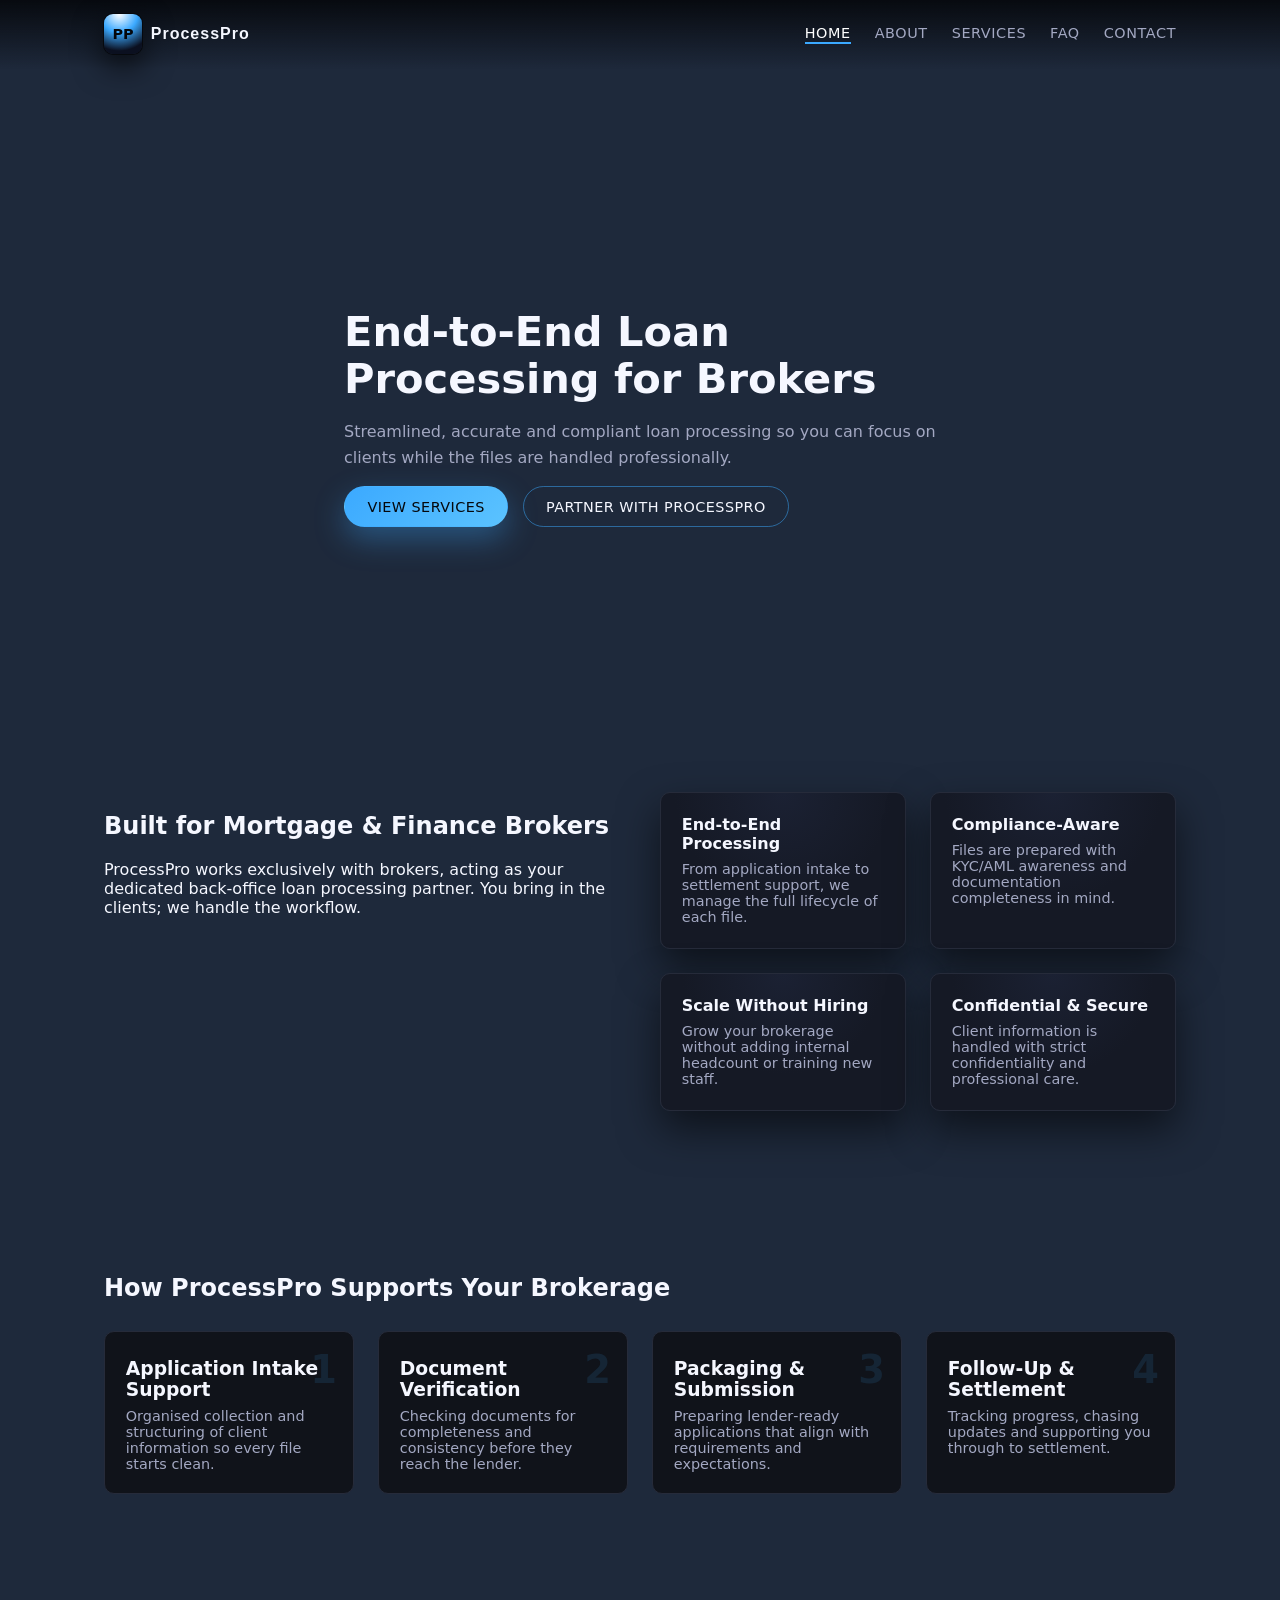
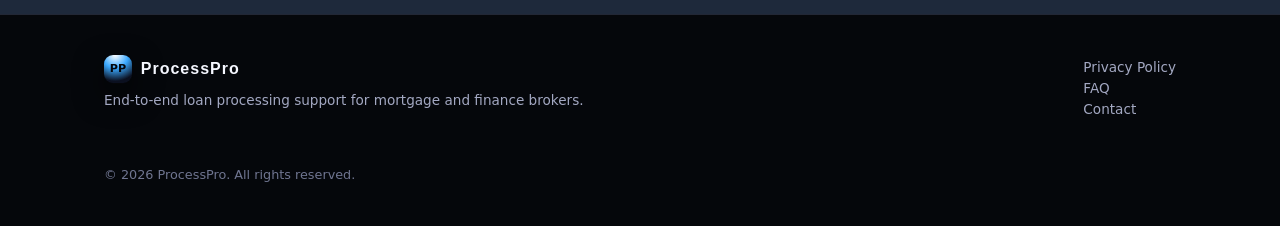
<file: index.html>
<!DOCTYPE html>
<html lang="en">
<head>
  <meta charset="UTF-8">
  <title>ProcessPro | Loan Processing for Brokers</title>
  <meta name="viewport" content="width=device-width, initial-scale=1.0">
  <link rel="stylesheet" href="assets/css/style.css">
</head>
<body>
<header class="site-header transparent">
  <div class="container nav-container">
    <div class="logo">
      <span class="logo-mark">PP</span>
      <span class="logo-text">ProcessPro</span>
    </div>
    <nav class="nav">
      <a href="index.html" class="active">Home</a>
      <a href="about.html">About</a>
      <a href="services.html">Services</a>
      <a href="faq.html">FAQ</a>
      <a href="contact.html">Contact</a>
    </nav>
  </div>
</header>

<main>
  <section class="hero section fade-in">
    <div class="container hero-content">
      <h1>End‑to‑End Loan Processing for Brokers</h1>
      <p>Streamlined, accurate and compliant loan processing so you can focus on clients while the files are handled professionally.</p>
      <div class="hero-actions">
        <a href="services.html" class="btn primary">View Services</a>
        <a href="contact.html" class="btn ghost">Partner With ProcessPro</a>
      </div>
    </div>
  </section>

  <section class="section fade-in">
    <div class="container two-col">
      <div>
        <h2>Built for Mortgage & Finance Brokers</h2>
        <p>ProcessPro works exclusively with brokers, acting as your dedicated back‑office loan processing partner. You bring in the clients; we handle the workflow.</p>
      </div>
      <div class="card-grid">
        <div class="card">
          <h3>End‑to‑End Processing</h3>
          <p>From application intake to settlement support, we manage the full lifecycle of each file.</p>
        </div>
        <div class="card">
          <h3>Compliance‑Aware</h3>
          <p>Files are prepared with KYC/AML awareness and documentation completeness in mind.</p>
        </div>
        <div class="card">
          <h3>Scale Without Hiring</h3>
          <p>Grow your brokerage without adding internal headcount or training new staff.</p>
        </div>
        <div class="card">
          <h3>Confidential & Secure</h3>
          <p>Client information is handled with strict confidentiality and professional care.</p>
        </div>
      </div>
    </div>
  </section>

  <section class="section fade-in">
    <div class="container">
      <h2>How ProcessPro Supports Your Brokerage</h2>
      <div class="steps">
        <div class="step">
          <span class="step-number">1</span>
          <h3>Application Intake Support</h3>
          <p>Organised collection and structuring of client information so every file starts clean.</p>
        </div>
        <div class="step">
          <span class="step-number">2</span>
          <h3>Document Verification</h3>
          <p>Checking documents for completeness and consistency before they reach the lender.</p>
        </div>
        <div class="step">
          <span class="step-number">3</span>
          <h3>Packaging & Submission</h3>
          <p>Preparing lender‑ready applications that align with requirements and expectations.</p>
        </div>
        <div class="step">
          <span class="step-number">4</span>
          <h3>Follow‑Up & Settlement</h3>
          <p>Tracking progress, chasing updates and supporting you through to settlement.</p>
        </div>
      </div>
    </div>
  </section>
</main>

<footer class="site-footer">
  <div class="container footer-content">
    <div class="footer-left">
      <div class="logo footer-logo">
        <span class="logo-mark">PP</span>
        <span class="logo-text">ProcessPro</span>
      </div>
      <p>End‑to‑end loan processing support for mortgage and finance brokers.</p>
    </div>
    <div class="footer-links">
      <a href="privacy.html">Privacy Policy</a>
      <a href="faq.html">FAQ</a>
      <a href="contact.html">Contact</a>
    </div>
    <div class="footer-meta">
      <p>&copy; <span id="year"></span> ProcessPro. All rights reserved.</p>
    </div>
  </div>
</footer>

<script>
  // Solid nav on scroll
  const header = document.querySelector('.site-header');
  window.addEventListener('scroll', () => {
    if (window.scrollY > 40) {
      header.classList.add('solid');
    } else {
      header.classList.remove('solid');
    }
  });

  // Set year
  document.getElementById('year').textContent = new Date().getFullYear();

  // Fade-in on scroll
  const faders = document.querySelectorAll('.fade-in');
  const observer = new IntersectionObserver(entries => {
    entries.forEach(entry => {
      if (entry.isIntersecting) {
        entry.target.classList.add('visible');
        observer.unobserve(entry.target);
      }
    });
  }, { threshold: 0.2 });

  faders.forEach(el => observer.observe(el));
</script>
</body>
</html>
</file>
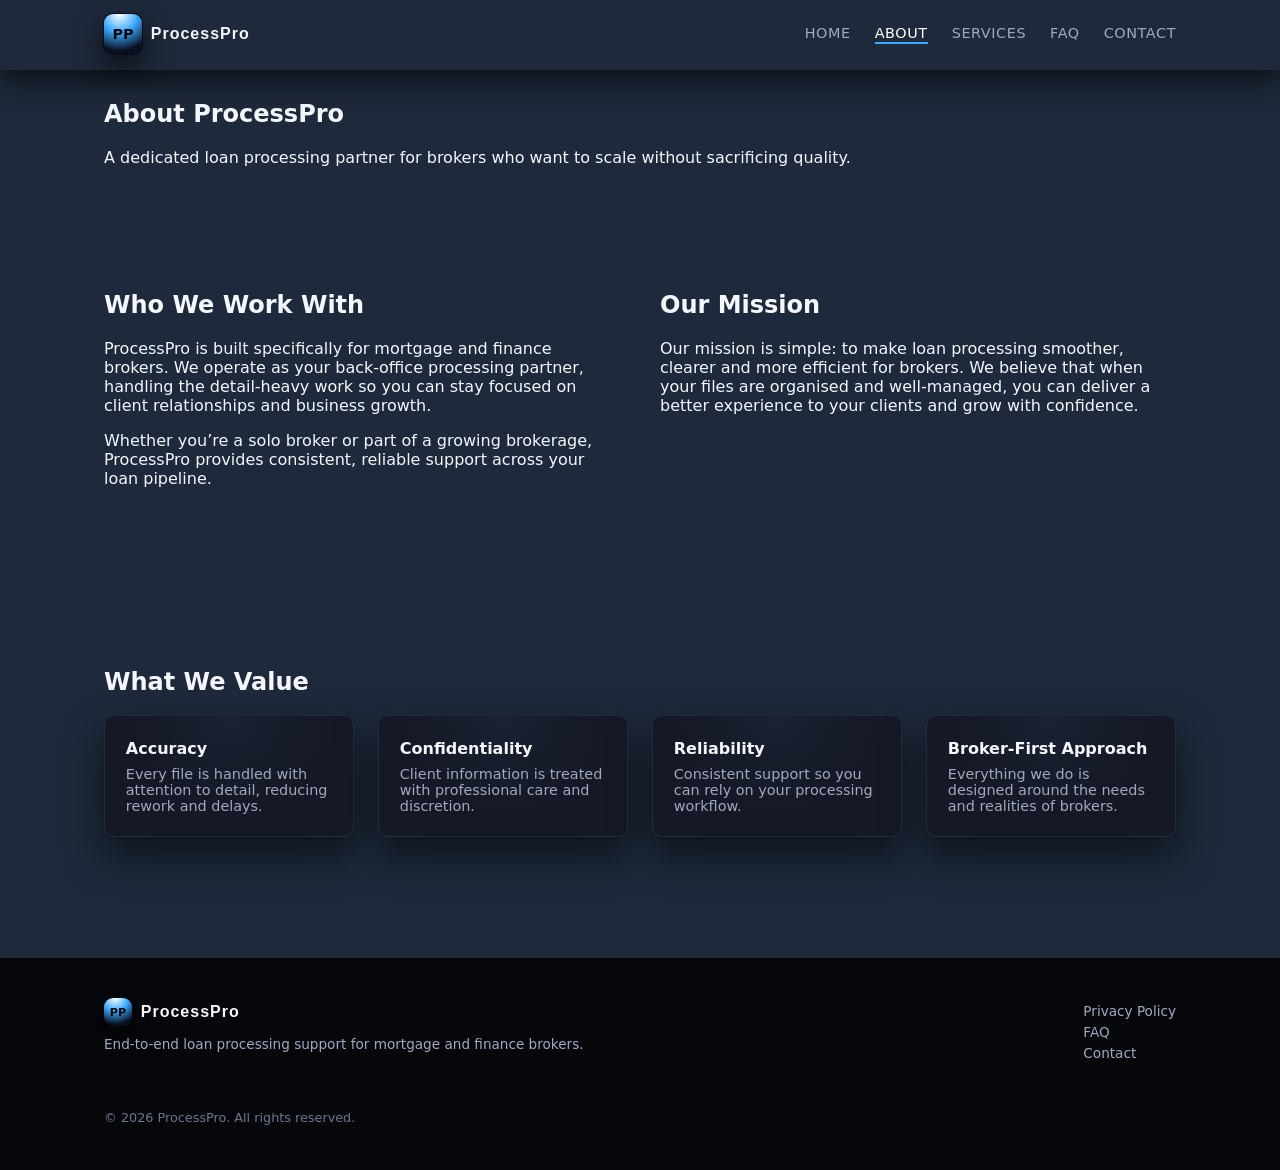
<file: about.html>
<!DOCTYPE html>
<html lang="en">
<head>
  <meta charset="UTF-8">
  <title>About | ProcessPro</title>
  <meta name="viewport" content="width=device-width, initial-scale=1.0">
  <link rel="stylesheet" href="assets/css/style.css">
</head>
<body>
<header class="site-header solid">
  <div class="container nav-container">
    <div class="logo">
      <span class="logo-mark">PP</span>
      <span class="logo-text">ProcessPro</span>
    </div>
    <nav class="nav">
      <a href="index.html">Home</a>
      <a href="about.html" class="active">About</a>
      <a href="services.html">Services</a>
      <a href="faq.html">FAQ</a>
      <a href="contact.html">Contact</a>
    </nav>
  </div>
</header>

<main>
  <section class="page-hero section fade-in">
    <div class="container">
      <h1>About ProcessPro</h1>
      <p>A dedicated loan processing partner for brokers who want to scale without sacrificing quality.</p>
    </div>
  </section>

  <section class="section fade-in">
    <div class="container two-col">
      <div>
        <h2>Who We Work With</h2>
        <p>ProcessPro is built specifically for mortgage and finance brokers. We operate as your back‑office processing partner, handling the detail‑heavy work so you can stay focused on client relationships and business growth.</p>
        <p>Whether you’re a solo broker or part of a growing brokerage, ProcessPro provides consistent, reliable support across your loan pipeline.</p>
      </div>
      <div>
        <h2>Our Mission</h2>
        <p>Our mission is simple: to make loan processing smoother, clearer and more efficient for brokers. We believe that when your files are organised and well‑managed, you can deliver a better experience to your clients and grow with confidence.</p>
      </div>
    </div>
  </section>

  <section class="section fade-in">
    <div class="container">
      <h2>What We Value</h2>
      <div class="card-grid">
        <div class="card">
          <h3>Accuracy</h3>
          <p>Every file is handled with attention to detail, reducing rework and delays.</p>
        </div>
        <div class="card">
          <h3>Confidentiality</h3>
          <p>Client information is treated with professional care and discretion.</p>
        </div>
        <div class="card">
          <h3>Reliability</h3>
          <p>Consistent support so you can rely on your processing workflow.</p>
        </div>
        <div class="card">
          <h3>Broker‑First Approach</h3>
          <p>Everything we do is designed around the needs and realities of brokers.</p>
        </div>
      </div>
    </div>
  </section>
</main>

<footer class="site-footer">
  <div class="container footer-content">
    <div class="footer-left">
      <div class="logo footer-logo">
        <span class="logo-mark">PP</span>
        <span class="logo-text">ProcessPro</span>
      </div>
      <p>End‑to‑end loan processing support for mortgage and finance brokers.</p>
    </div>
    <div class="footer-links">
      <a href="privacy.html">Privacy Policy</a>
      <a href="faq.html">FAQ</a>
      <a href="contact.html">Contact</a>
    </div>
    <div class="footer-meta">
      <p>&copy; <span id="year"></span> ProcessPro. All rights reserved.</p>
    </div>
  </div>
</footer>

<script>
  document.getElementById('year').textContent = new Date().getFullYear();
  const faders = document.querySelectorAll('.fade-in');
  const observer = new IntersectionObserver(entries => {
    entries.forEach(entry => {
      if (entry.isIntersecting) {
        entry.target.classList.add('visible');
        observer.unobserve(entry.target);
      }
    });
  }, { threshold: 0.2 });
  faders.forEach(el => observer.observe(el));
</script>
</body>
</html>
</file>
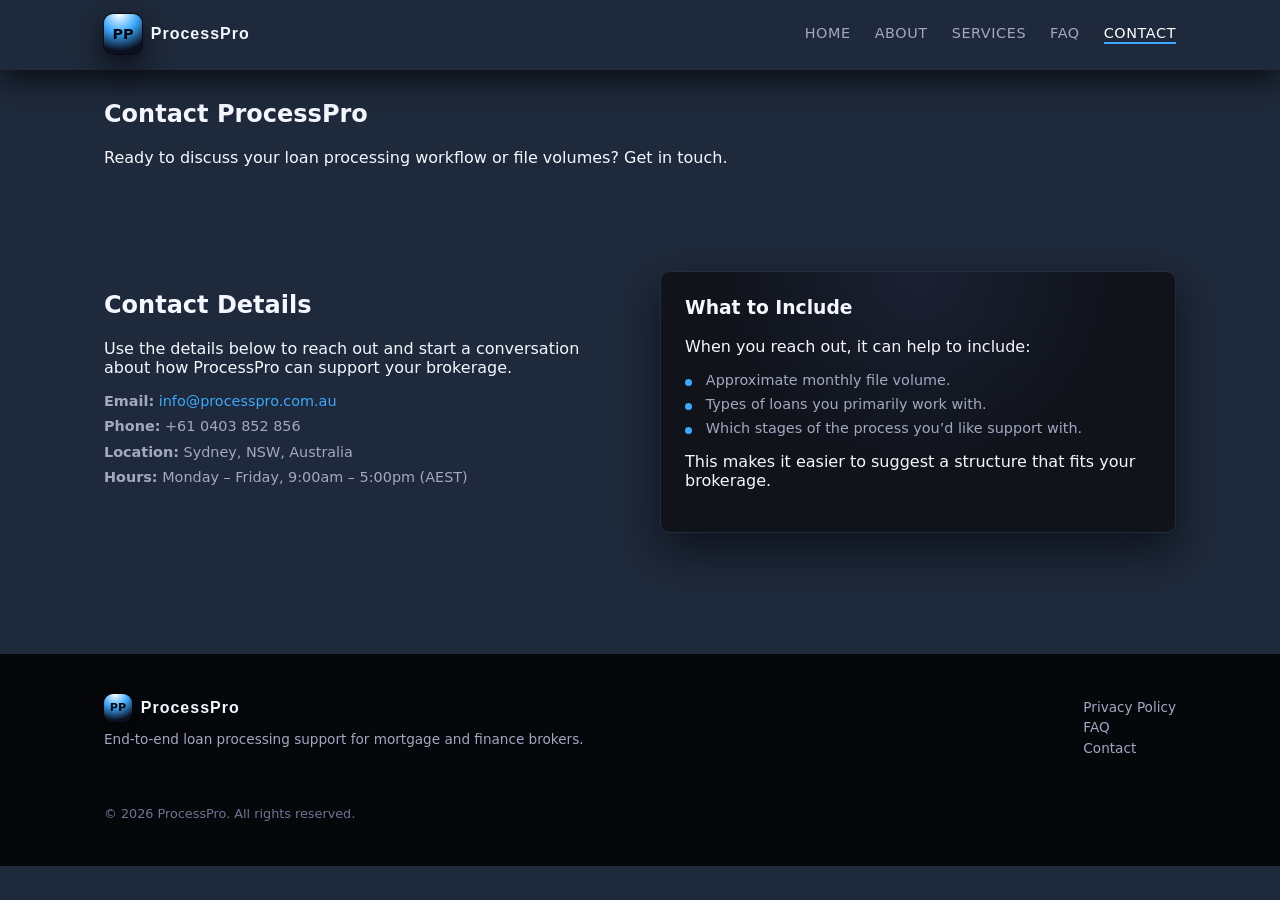
<file: contact.html>
<!DOCTYPE html>
<html lang="en">
<head>
  <meta charset="UTF-8">
  <title>Contact | ProcessPro</title>
  <meta name="viewport" content="width=device-width, initial-scale=1.0">
  <link rel="stylesheet" href="assets/css/style.css">
</head>
<body>
<header class="site-header solid">
  <div class="container nav-container">
    <div class="logo">
      <span class="logo-mark">PP</span>
      <span class="logo-text">ProcessPro</span>
    </div>
    <nav class="nav">
      <a href="index.html">Home</a>
      <a href="about.html">About</a>
      <a href="services.html">Services</a>
      <a href="faq.html">FAQ</a>
      <a href="contact.html" class="active">Contact</a>
    </nav>
  </div>
</header>

<main>
  <section class="page-hero section fade-in">
    <div class="container">
      <h1>Contact ProcessPro</h1>
      <p>Ready to discuss your loan processing workflow or file volumes? Get in touch.</p>
    </div>
  </section>

  <section class="section fade-in">
    <div class="container two-col contact-layout">
      <div>
        <h2>Contact Details</h2>
        <p>Use the details below to reach out and start a conversation about how ProcessPro can support your brokerage.</p>
        <ul class="contact-list">
          <li><strong>Email:</strong> <a href="mailto:info@processpro.com">info@processpro.com.au</a></li>
          <li><strong>Phone:</strong> <span>+61 0403 852 856</span></li>
          <li><strong>Location:</strong> Sydney, NSW, Australia</li>
          <li><strong>Hours:</strong> Monday – Friday, 9:00am – 5:00pm (AEST)</li>
        </ul>
      </div>
      <div class="highlight-box">
        <h3>What to Include</h3>
        <p>When you reach out, it can help to include:</p>
        <ul class="list">
          <li>Approximate monthly file volume.</li>
          <li>Types of loans you primarily work with.</li>
          <li>Which stages of the process you’d like support with.</li>
        </ul>
        <p>This makes it easier to suggest a structure that fits your brokerage.</p>
      </div>
    </div>
  </section>
</main>

<footer class="site-footer">
  <div class="container footer-content">
    <div class="footer-left">
      <div class="logo footer-logo">
        <span class="logo-mark">PP</span>
        <span class="logo-text">ProcessPro</span>
      </div>
      <p>End‑to‑end loan processing support for mortgage and finance brokers.</p>
    </div>
    <div class="footer-links">
      <a href="privacy.html">Privacy Policy</a>
      <a href="faq.html">FAQ</a>
      <a href="contact.html">Contact</a>
    </div>
    <div class="footer-meta">
      <p>&copy; <span id="year"></span> ProcessPro. All rights reserved.</p>
    </div>
  </div>
</footer>

<script>
  document.getElementById('year').textContent = new Date().getFullYear();
  const faders = document.querySelectorAll('.fade-in');
  const observer = new IntersectionObserver(entries => {
    entries.forEach(entry => {
      if (entry.isIntersecting) {
        entry.target.classList.add('visible');
        observer.unobserve(entry.target);
      }
    });
  }, { threshold: 0.2 });
  faders.forEach(el => observer.observe(el));
</script>
</body>
</html>
</file>
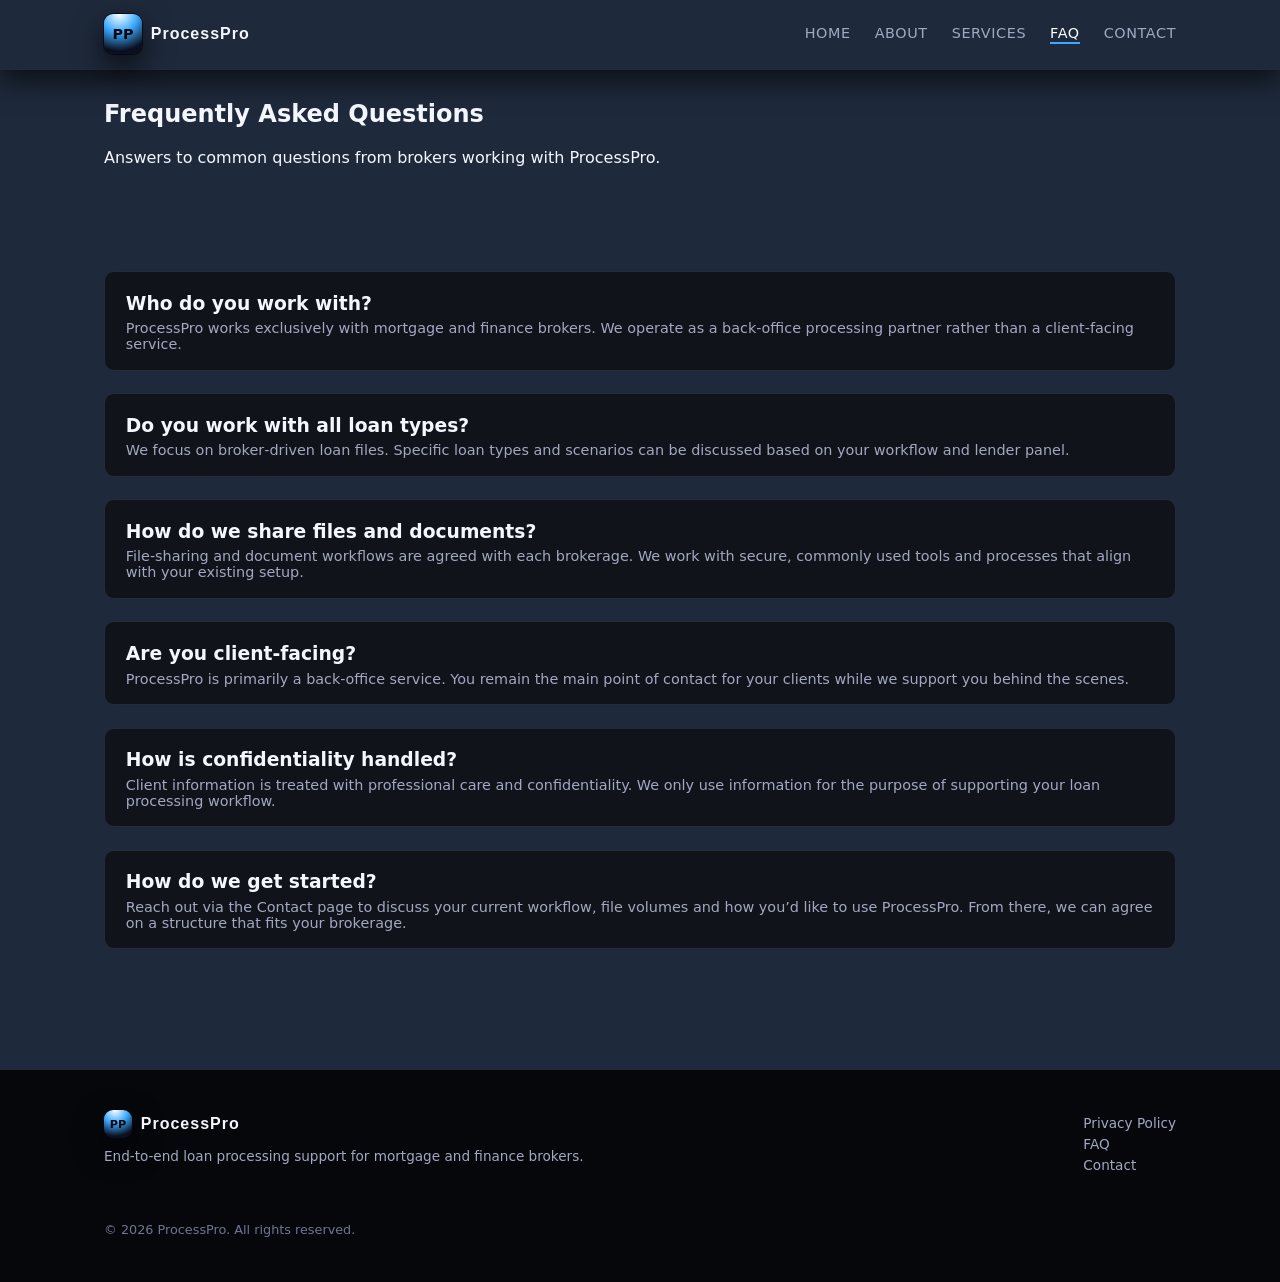
<file: faq.html>
<!DOCTYPE html>
<html lang="en">
<head>
  <meta charset="UTF-8">
  <title>FAQ | ProcessPro</title>
  <meta name="viewport" content="width=device-width, initial-scale=1.0">
  <link rel="stylesheet" href="assets/css/style.css">
</head>
<body>
<header class="site-header solid">
  <div class="container nav-container">
    <div class="logo">
      <span class="logo-mark">PP</span>
      <span class="logo-text">ProcessPro</span>
    </div>
    <nav class="nav">
      <a href="index.html">Home</a>
      <a href="about.html">About</a>
      <a href="services.html">Services</a>
      <a href="faq.html" class="active">FAQ</a>
      <a href="contact.html">Contact</a>
    </nav>
  </div>
</header>

<main>
  <section class="page-hero section fade-in">
    <div class="container">
      <h1>Frequently Asked Questions</h1>
      <p>Answers to common questions from brokers working with ProcessPro.</p>
    </div>
  </section>

  <section class="section fade-in">
    <div class="container faq-list">
      <div class="faq-item">
        <h3>Who do you work with?</h3>
        <p>ProcessPro works exclusively with mortgage and finance brokers. We operate as a back‑office processing partner rather than a client‑facing service.</p>
      </div>
      <div class="faq-item">
        <h3>Do you work with all loan types?</h3>
        <p>We focus on broker‑driven loan files. Specific loan types and scenarios can be discussed based on your workflow and lender panel.</p>
      </div>
      <div class="faq-item">
        <h3>How do we share files and documents?</h3>
        <p>File‑sharing and document workflows are agreed with each brokerage. We work with secure, commonly used tools and processes that align with your existing setup.</p>
      </div>
      <div class="faq-item">
        <h3>Are you client‑facing?</h3>
        <p>ProcessPro is primarily a back‑office service. You remain the main point of contact for your clients while we support you behind the scenes.</p>
      </div>
      <div class="faq-item">
        <h3>How is confidentiality handled?</h3>
        <p>Client information is treated with professional care and confidentiality. We only use information for the purpose of supporting your loan processing workflow.</p>
      </div>
      <div class="faq-item">
        <h3>How do we get started?</h3>
        <p>Reach out via the Contact page to discuss your current workflow, file volumes and how you’d like to use ProcessPro. From there, we can agree on a structure that fits your brokerage.</p>
      </div>
    </div>
  </section>
</main>

<footer class="site-footer">
  <div class="container footer-content">
    <div class="footer-left">
      <div class="logo footer-logo">
        <span class="logo-mark">PP</span>
        <span class="logo-text">ProcessPro</span>
      </div>
      <p>End‑to‑end loan processing support for mortgage and finance brokers.</p>
    </div>
    <div class="footer-links">
      <a href="privacy.html">Privacy Policy</a>
      <a href="faq.html">FAQ</a>
      <a href="contact.html">Contact</a>
    </div>
    <div class="footer-meta">
      <p>&copy; <span id="year"></span> ProcessPro. All rights reserved.</p>
    </div>
  </div>
</footer>

<script>
  document.getElementById('year').textContent = new Date().getFullYear();
  const faders = document.querySelectorAll('.fade-in');
  const observer = new IntersectionObserver(entries => {
    entries.forEach(entry => {
      if (entry.isIntersecting) {
        entry.target.classList.add('visible');
        observer.unobserve(entry.target);
      }
    });
  }, { threshold: 0.2 });
  faders.forEach(el => observer.observe(el));
</script>
</body>
</html>
</file>
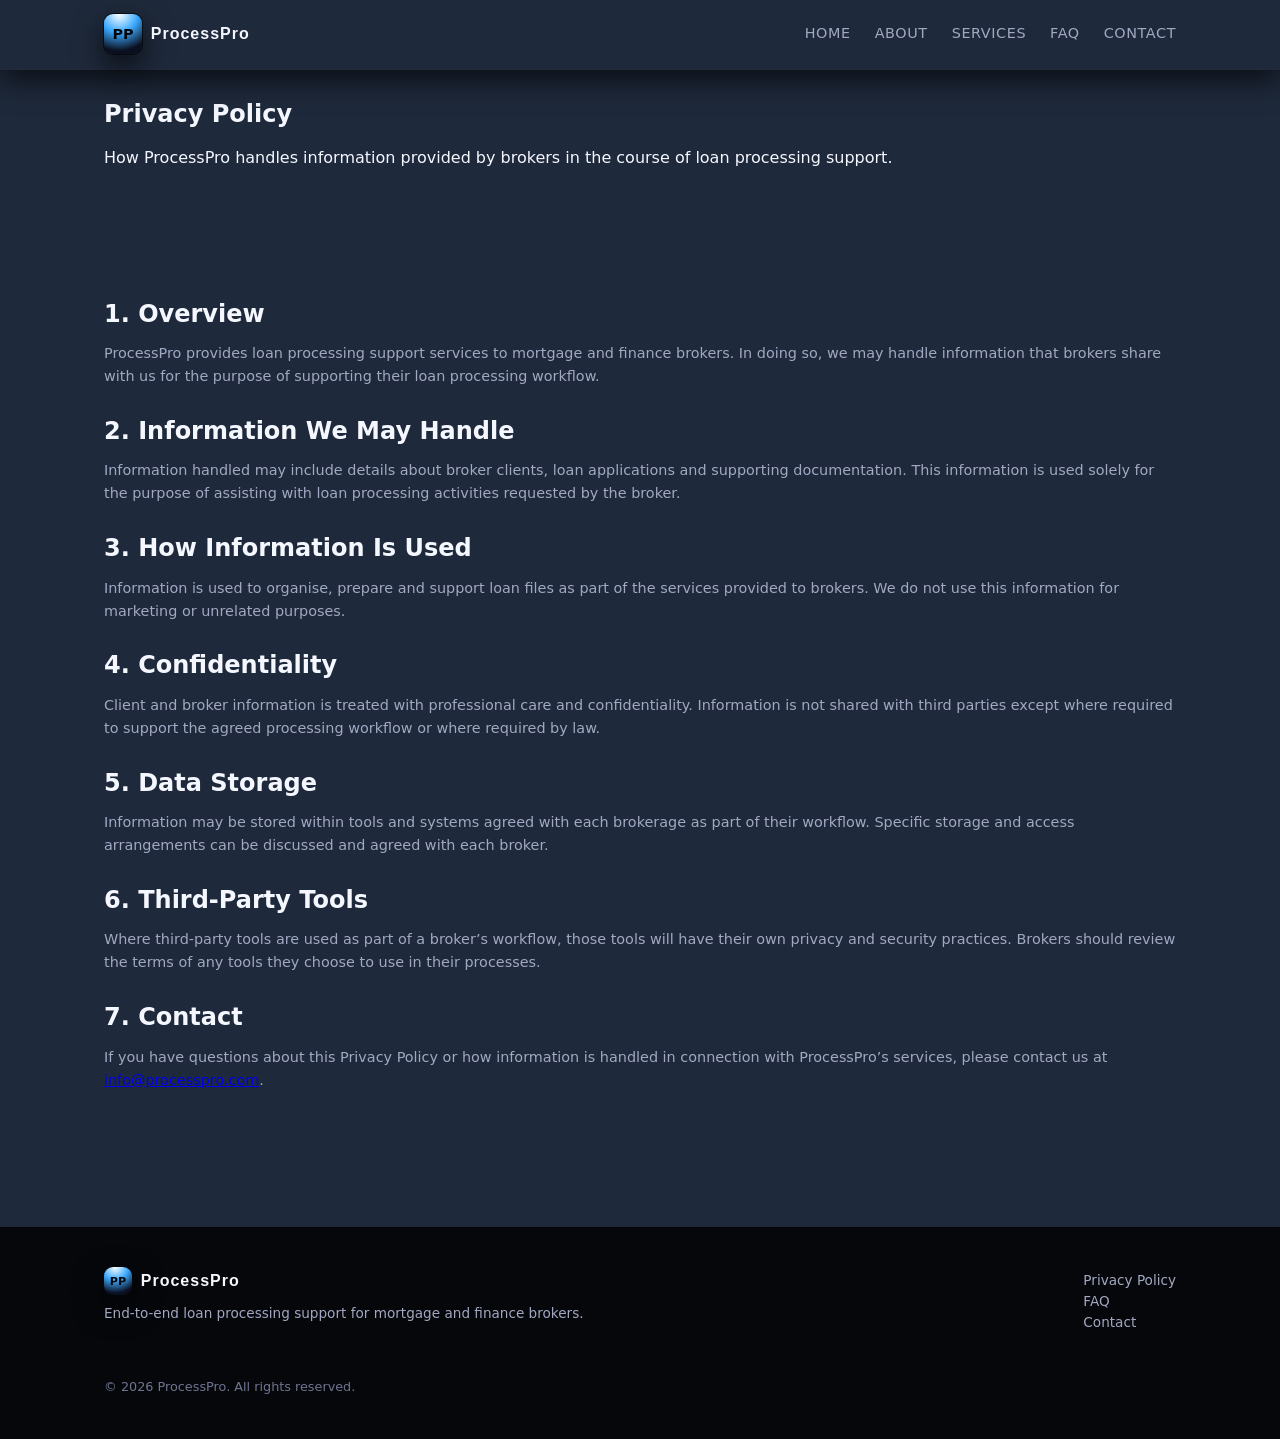
<file: privacy.html>
<!DOCTYPE html>
<html lang="en">
<head>
  <meta charset="UTF-8">
  <title>Privacy Policy | ProcessPro</title>
  <meta name="viewport" content="width=device-width, initial-scale=1.0">
  <link rel="stylesheet" href="assets/css/style.css">
</head>
<body>
<header class="site-header solid">
  <div class="container nav-container">
    <div class="logo">
      <span class="logo-mark">PP</span>
      <span class="logo-text">ProcessPro</span>
    </div>
    <nav class="nav">
      <a href="index.html">Home</a>
      <a href="about.html">About</a>
      <a href="services.html">Services</a>
      <a href="faq.html">FAQ</a>
      <a href="contact.html">Contact</a>
    </nav>
  </div>
</header>

<main>
  <section class="page-hero section fade-in">
    <div class="container">
      <h1>Privacy Policy</h1>
      <p>How ProcessPro handles information provided by brokers in the course of loan processing support.</p>
    </div>
  </section>

  <section class="section fade-in">
    <div class="container privacy-content">
      <h2>1. Overview</h2>
      <p>ProcessPro provides loan processing support services to mortgage and finance brokers. In doing so, we may handle information that brokers share with us for the purpose of supporting their loan processing workflow.</p>

      <h2>2. Information We May Handle</h2>
      <p>Information handled may include details about broker clients, loan applications and supporting documentation. This information is used solely for the purpose of assisting with loan processing activities requested by the broker.</p>

      <h2>3. How Information Is Used</h2>
      <p>Information is used to organise, prepare and support loan files as part of the services provided to brokers. We do not use this information for marketing or unrelated purposes.</p>

      <h2>4. Confidentiality</h2>
      <p>Client and broker information is treated with professional care and confidentiality. Information is not shared with third parties except where required to support the agreed processing workflow or where required by law.</p>

      <h2>5. Data Storage</h2>
      <p>Information may be stored within tools and systems agreed with each brokerage as part of their workflow. Specific storage and access arrangements can be discussed and agreed with each broker.</p>

      <h2>6. Third‑Party Tools</h2>
      <p>Where third‑party tools are used as part of a broker’s workflow, those tools will have their own privacy and security practices. Brokers should review the terms of any tools they choose to use in their processes.</p>

      <h2>7. Contact</h2>
      <p>If you have questions about this Privacy Policy or how information is handled in connection with ProcessPro’s services, please contact us at <a href="mailto:info@processpro.com">info@processpro.com</a>.</p>
    </div>
  </section>
</main>

<footer class="site-footer">
  <div class="container footer-content">
    <div class="footer-left">
      <div class="logo footer-logo">
        <span class="logo-mark">PP</span>
        <span class="logo-text">ProcessPro</span>
      </div>
      <p>End‑to‑end loan processing support for mortgage and finance brokers.</p>
    </div>
    <div class="footer-links">
      <a href="privacy.html">Privacy Policy</a>
      <a href="faq.html">FAQ</a>
      <a href="contact.html">Contact</a>
    </div>
    <div class="footer-meta">
      <p>&copy; <span id="year"></span> ProcessPro. All rights reserved.</p>
    </div>
  </div>
</footer>

<script>
  document.getElementById('year').textContent = new Date().getFullYear();
  const faders = document.querySelectorAll('.fade-in');
  const observer = new IntersectionObserver(entries => {
    entries.forEach(entry => {
      if (entry.isIntersecting) {
        entry.target.classList.add('visible');
        observer.unobserve(entry.target);
      }
    });
  }, { threshold: 0.2 });
  faders.forEach(el => observer.observe(el));
</script>
</body>
</html>
</file>
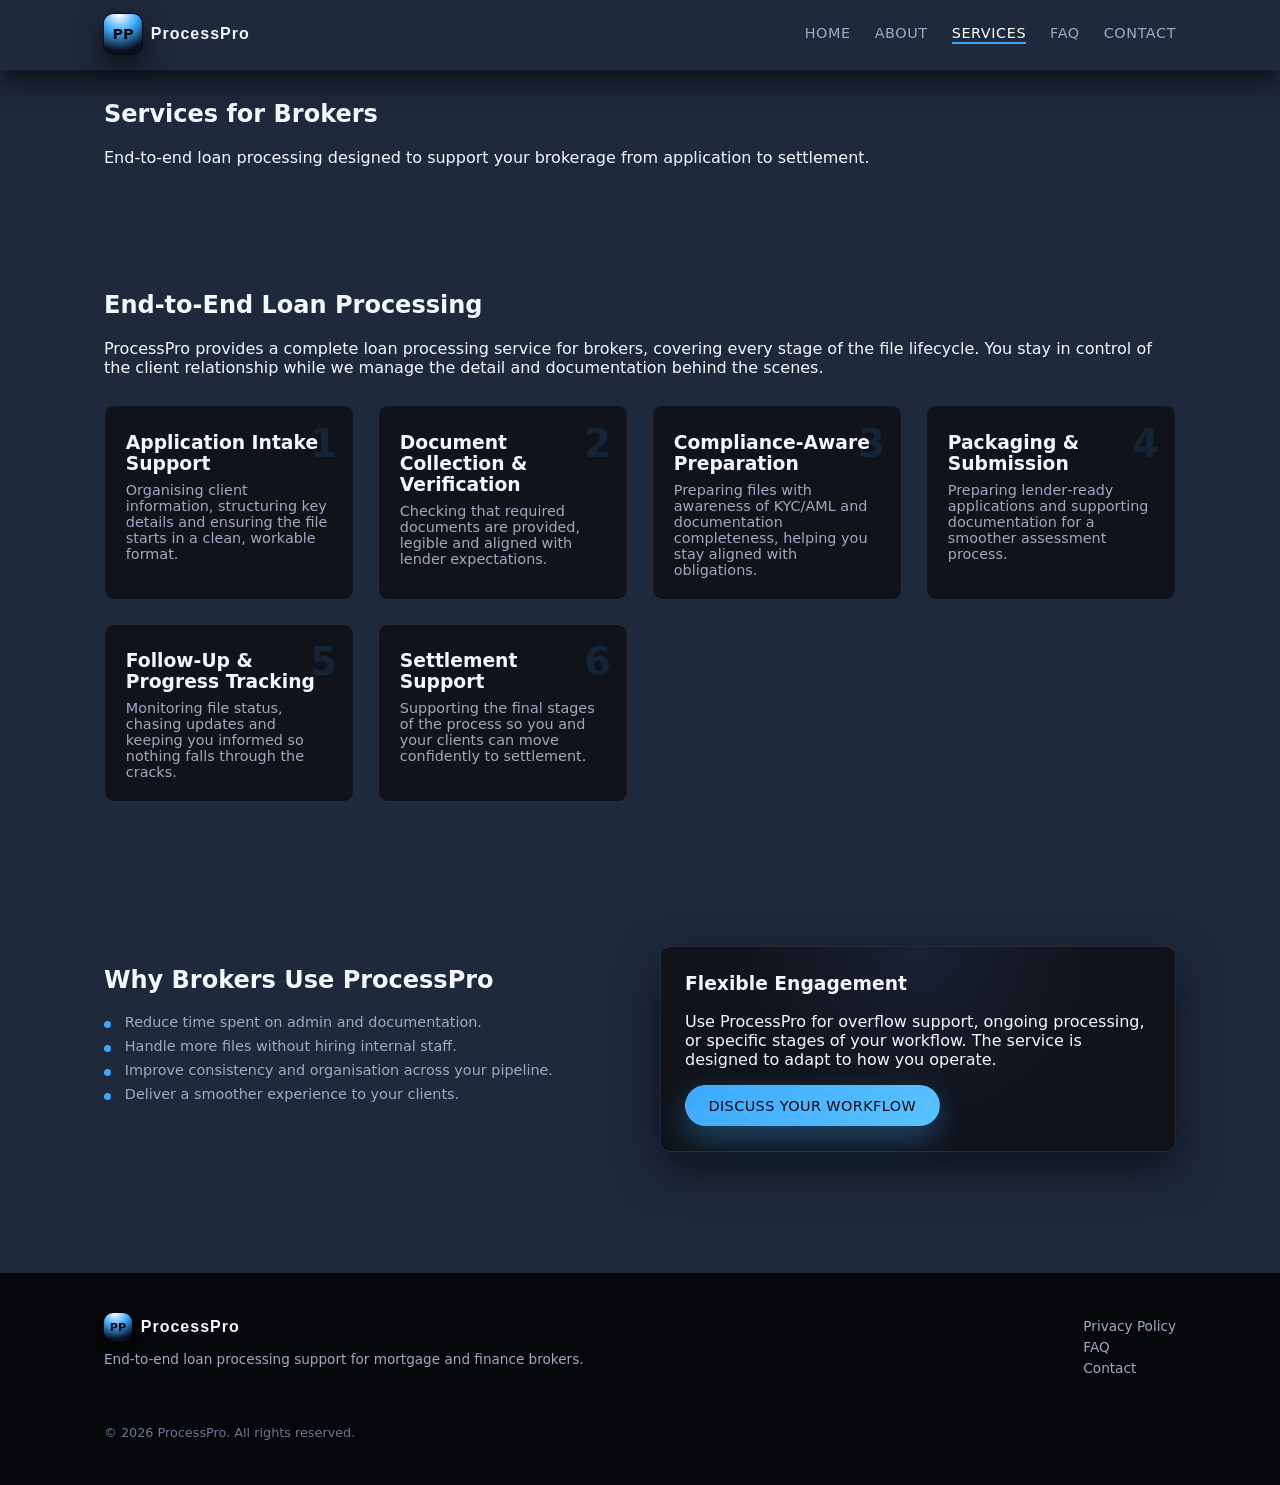
<file: services.html>
<!DOCTYPE html>
<html lang="en">
<head>
  <meta charset="UTF-8">
  <title>Services | ProcessPro</title>
  <meta name="viewport" content="width=device-width, initial-scale=1.0">
  <link rel="stylesheet" href="assets/css/style.css">
</head>
<body>
<header class="site-header solid">
  <div class="container nav-container">
    <div class="logo">
      <span class="logo-mark">PP</span>
      <span class="logo-text">ProcessPro</span>
    </div>
    <nav class="nav">
      <a href="index.html">Home</a>
      <a href="about.html">About</a>
      <a href="services.html" class="active">Services</a>
      <a href="faq.html">FAQ</a>
      <a href="contact.html">Contact</a>
    </nav>
  </div>
</header>

<main>
  <section class="page-hero section fade-in">
    <div class="container">
      <h1>Services for Brokers</h1>
      <p>End‑to‑end loan processing designed to support your brokerage from application to settlement.</p>
    </div>
  </section>

  <section class="section fade-in">
    <div class="container">
      <h2>End‑to‑End Loan Processing</h2>
      <p>ProcessPro provides a complete loan processing service for brokers, covering every stage of the file lifecycle. You stay in control of the client relationship while we manage the detail and documentation behind the scenes.</p>

      <div class="steps">
        <div class="step">
          <span class="step-number">1</span>
          <h3>Application Intake Support</h3>
          <p>Organising client information, structuring key details and ensuring the file starts in a clean, workable format.</p>
        </div>
        <div class="step">
          <span class="step-number">2</span>
          <h3>Document Collection & Verification</h3>
          <p>Checking that required documents are provided, legible and aligned with lender expectations.</p>
        </div>
        <div class="step">
          <span class="step-number">3</span>
          <h3>Compliance‑Aware Preparation</h3>
          <p>Preparing files with awareness of KYC/AML and documentation completeness, helping you stay aligned with obligations.</p>
        </div>
        <div class="step">
          <span class="step-number">4</span>
          <h3>Packaging & Submission</h3>
          <p>Preparing lender‑ready applications and supporting documentation for a smoother assessment process.</p>
        </div>
        <div class="step">
          <span class="step-number">5</span>
          <h3>Follow‑Up & Progress Tracking</h3>
          <p>Monitoring file status, chasing updates and keeping you informed so nothing falls through the cracks.</p>
        </div>
        <div class="step">
          <span class="step-number">6</span>
          <h3>Settlement Support</h3>
          <p>Supporting the final stages of the process so you and your clients can move confidently to settlement.</p>
        </div>
      </div>
    </div>
  </section>

  <section class="section fade-in">
    <div class="container two-col">
      <div>
        <h2>Why Brokers Use ProcessPro</h2>
        <ul class="list">
          <li>Reduce time spent on admin and documentation.</li>
          <li>Handle more files without hiring internal staff.</li>
          <li>Improve consistency and organisation across your pipeline.</li>
          <li>Deliver a smoother experience to your clients.</li>
        </ul>
      </div>
      <div class="highlight-box">
        <h3>Flexible Engagement</h3>
        <p>Use ProcessPro for overflow support, ongoing processing, or specific stages of your workflow. The service is designed to adapt to how you operate.</p>
        <a href="contact.html" class="btn primary">Discuss Your Workflow</a>
      </div>
    </div>
  </section>
</main>

<footer class="site-footer">
  <div class="container footer-content">
    <div class="footer-left">
      <div class="logo footer-logo">
        <span class="logo-mark">PP</span>
        <span class="logo-text">ProcessPro</span>
      </div>
      <p>End‑to‑end loan processing support for mortgage and finance brokers.</p>
    </div>
    <div class="footer-links">
      <a href="privacy.html">Privacy Policy</a>
      <a href="faq.html">FAQ</a>
      <a href="contact.html">Contact</a>
    </div>
    <div class="footer-meta">
      <p>&copy; <span id="year"></span> ProcessPro. All rights reserved.</p>
    </div>
  </div>
</footer>

<script>
  document.getElementById('year').textContent = new Date().getFullYear();
  const faders = document.querySelectorAll('.fade-in');
  const observer = new IntersectionObserver(entries => {
    entries.forEach(entry => {
      if (entry.isIntersecting) {
        entry.target.classList.add('visible');
        observer.unobserve(entry.target);
      }
    });
  }, { threshold: 0.2 });
  faders.forEach(el => observer.observe(el));
</script>
</body>
</html>
</file>
<file: assets/css/style.css>
:root {
  --bg-main: #05070b;
  --bg-elevated: #10131a;
  --bg-card: #151925;
  --accent: #3BA9FF;
  --accent-soft: rgba(59, 169, 255, 0.15);
  --text-main: #f5f7ff;
  --text-muted: #a3a8c2;
  --border-subtle: #262b3a;
  --danger: #ff4b6b;
  --radius: 10px;
  --shadow-soft: 0 18px 45px rgba(0, 0, 0, 0.55);
  --transition-fast: 0.2s ease;
  --transition-med: 0.35s ease;
  --font-main: system-ui, -apple-system, BlinkMacSystemFont, "Inter", "Roboto", "Segoe UI", sans-serif;
}

*,
*::before,
*::after {
  box-sizing: border-box;
}

html, body {
  margin: 0;
  padding: 0;
  background: #1E293B;
  color: var(--text-main);
  font-family: var(--font-main);
  scroll-behavior: smooth;
}

body {
  min-height: 100vh;
}



/* Layout */

.container {
  width: 100%;
  max-width: 1120px;
  margin: 0 auto;
  padding: 0 1.5rem;
}

.section {
  padding: 4.5rem 0;
}

.page-hero {
  padding-top: 5rem;
  padding-bottom: 1rem;
}

/* Header / Nav */

.site-header {
  position: fixed;
  top: 0;
  left: 0;
  right: 0;
  z-index: 50;
  transition: background-color var(--transition-med), box-shadow var(--transition-med), border-bottom var(--transition-med);
}

.site-header.transparent {
  background: linear-gradient(to bottom, rgba(5, 7, 11, 0.9), rgba(5, 7, 11, 0));
}

.site-header.solid {
  background-color: whitegrey;
  border-bottom: 1px solid rgba(38, 43, 58, 0.9);
  box-shadow: 0 10px 30px rgba(0, 0, 0, 0.65);
}

.nav-container {
  display: flex;
  align-items: center;
  justify-content: space-between;
  padding: 0.9rem 1.5rem;
}

/* Logo */

.logo {
  display: inline-flex;
  align-items: center;
  gap: 0.55rem;
}

.logo-mark {
 width: 38px;
  height: 40px;
  border-radius: 9px;
  background: radial-gradient(circle at 40% 0, #ffffff, #3BA9FF 40%, #0b1020 80%);
  display: inline-flex;
  align-items: center;
  justify-content: center;
  font-size: 0.9rem;
  font-weight: 700;
  color: #05070b;
  box-shadow: 0 0 0 1px rgba(5, 7, 11, 0.8), 0 12px 30px rgba(0, 0, 0, 0.7);
}

.logo-text {
  font-family: 'Roboto Condensed', sans-serif;
  font-weight: 700;
  letter-spacing: 1px;
}

/* Nav */

.nav {
  display: flex;
  gap: 1.5rem;
}

.nav a {
  color: var(--text-muted);
  text-decoration: none;
  font-size: 0.9rem;
  letter-spacing: 0.04em;
  text-transform: uppercase;
  position: relative;
  padding-bottom: 0.2rem;
  transition: color var(--transition-fast);
}

.nav a::after {
  content: "";
  position: absolute;
  left: 0;
  bottom: 0;
  width: 0;
  height: 2px;
  background: var(--accent);
  transition: width var(--transition-fast);
}

.nav a:hover {
  color: var(--text-main);
}

.nav a:hover::after,
.nav a.active::after {
  width: 100%;
}

.nav a.active {
  color: white;
}
/* Hero */

.hero {
  min-height: 80vh;
  display: flex;
  align-items: center;
}

.hero-content {
  padding-top: 5rem;
  max-width: 640px;
}

.hero h1 {
  font-size: 2.6rem;
  line-height: 1.15;
  margin-bottom: 1rem;
}

.hero p {
  color: var(--text-muted);
  font-size: 1rem;
  margin-top: 0.4rem;
  line-height: 1.6;
  margin-bottom: 1rem;
}

.hero-actions {
  display: flex;
  flex-wrap: wrap;
  gap: 0.9rem;
}

/* Buttons */

.btn {
  display: inline-flex;
  align-items: center;
  justify-content: center;
  padding: 0.7rem 1.4rem;
  border-radius: 999px;
  font-size: 0.9rem;
  font-weight: 500;
  letter-spacing: 0.03em;
  text-transform: uppercase;
  border: 1px solid transparent;
  cursor: pointer;
  text-decoration: none;
  transition: background-color var(--transition-fast), color var(--transition-fast), border-color var(--transition-fast), transform var(--transition-fast), box-shadow var(--transition-fast);
}

.btn.primary {
  background: linear-gradient(135deg, #3BA9FF, #5bc3ff);
  color: #05070b;
  box-shadow: 0 12px 30px rgba(59, 169, 255, 0.35);
}

.btn.primary:hover {
  transform: translateY(-1px);
  box-shadow: 0 16px 40px rgba(59, 169, 255, 0.45);
}

.btn.ghost {
  background: transparent;
  color: var(--text-main);
  border-color: rgba(59, 169, 255, 0.5);
}

.btn.ghost:hover {
  background: rgba(59, 169, 255, 0.08);
}

/* Cards / Sections */

.two-col {
  display: grid;
  grid-template-columns: minmax(0, 1.1fr) minmax(0, 1.1fr);
  gap: 2.5rem;
  align-items: flex-start;
}

.card-grid {
  display: grid;
  grid-template-columns: repeat(auto-fit, minmax(210px, 1fr));
  gap: 1.5rem;
}

.card {
  background: radial-gradient(circle at top, #1b2133 0, #151925 55%);
  border-radius: var(--radius);
  padding: 1.4rem 1.3rem;
  border: 1px solid var(--border-subtle);
  box-shadow: 0 18px 40px rgba(0, 0, 0, 0.55);
}

.card h3 {
  margin-top: 0;
  margin-bottom: 0.5rem;
  font-size: 1rem;
}

.card p {
  margin: 0;
  color: var(--text-muted);
  font-size: 0.9rem;
}

/* Steps */

.steps {
  display: grid;
  grid-template-columns: repeat(auto-fit, minmax(230px, 1fr));
  gap: 1.5rem;
  margin-top: 1.8rem;
}

.step {
  background: #10131a;
  border-radius: var(--radius);
  padding: 1.4rem 1.3rem 1.3rem;
  border: 1px solid var(--border-subtle);
  position: relative;
  overflow: hidden;
}

.step-number {
  position: absolute;
  top: 0.9rem;
  right: 1rem;
  font-size: 2.4rem;
  font-weight: 700;
  color: rgba(59, 169, 255, 0.12);
}

.step h3 {
  margin-top: 0.2rem;
  margin-bottom: 0.5rem;
}

.step p {
  margin: 0;
  color: var(--text-muted);
  font-size: 0.9rem;
}

/* Lists */

.list {
  list-style: none;
  padding-left: 0;
  margin: 0;
}

.list li {
  position: relative;
  padding-left: 1.3rem;
  margin-bottom: 0.5rem;
  color: var(--text-muted);
  font-size: 0.9rem;
}

.list li::before {
  content: "";
  position: absolute;
  left: 0;
  top: 0.45rem;
  width: 7px;
  height: 7px;
  border-radius: 999px;
  background: var(--accent);
}

/* Highlight box */

.highlight-box {
  background: radial-gradient(circle at top, #1b2133 0, #10131a 55%);
  border-radius: var(--radius);
  padding: 1.6rem 1.5rem;
  border: 1px solid var(--border-subtle);
  box-shadow: var(--shadow-soft);
}

.highlight-box h3 {
  margin-top: 0;
}

/* FAQ */

.faq-list {
  display: grid;
  gap: 1.4rem;
}

.faq-item {
  background: #10131a;
  border-radius: var(--radius);
  padding: 1.3rem 1.3rem 1.1rem;
  border: 1px solid var(--border-subtle);
}

.faq-item h3 {
  margin-top: 0;
  margin-bottom: 0.4rem;
}

.faq-item p {
  margin: 0;
  color: var(--text-muted);
  font-size: 0.9rem;
}

/* Contact */

.contact-layout {
  align-items: stretch;
}

.contact-list {
  list-style: none;
  padding-left: 0;
  margin: 1rem 0 0;
}

.contact-list li {
  margin-bottom: 0.6rem;
  color: var(--text-muted);
  font-size: 0.9rem;
}

.contact-list a {
  color: var(--accent);
  text-decoration: none;
}

.contact-list a:hover {
  text-decoration: underline;
}

/* Privacy */

.privacy-content h2 {
  margin-top: 1.8rem;
  margin-bottom: 0.5rem;
}

.privacy-content p {
  color: var(--text-muted);
  font-size: 0.9rem;
  line-height: 1.6;
}

/* Footer */

.site-footer {
  border-top: 1px solid rgba(38, 43, 58, 0.9);
  background: #05070b;
  padding: 2.5rem 0 2rem;
  margin-top: 3rem;
}

.footer-content {
  display: grid;
  grid-template-columns: minmax(0, 1.2fr) auto;
  gap: 1.5rem;
  align-items: center;
}

.footer-logo .logo-mark {
  width: 28px;
  height: 28px;
  font-size: 0.7rem;
}

.footer-left p {
  margin-top: 0.6rem;
  color: var(--text-muted);
  font-size: 0.85rem;
}

.footer-links {
  display: flex;
  flex-direction: column;
  gap: 0.3rem;
  font-size: 0.85rem;
}

.footer-links a {
  color: var(--text-muted);
  text-decoration: none;
}

.footer-links a:hover {
  color: var(--accent);
}

.footer-meta {
  grid-column: 1 / -1;
  margin-top: 0.5rem;
  font-size: 0.8rem;
  color: #6f7590;
}

/* Animations */

.fade-in {
  opacity: 0;
  transform: translateY(18px);
  transition: opacity 0.6s ease-out, transform 0.6s ease-out;
}

.fade-in.visible {
  opacity: 1;
  transform: translateY(0);
}

/* Responsive */

@media (max-width: 900px) {
  .two-col {
    grid-template-columns: minmax(0, 1fr);
  }

  .nav {
    gap: 1rem;
  }
}

@media (max-width: 720px) {
  .hero h1 {
    font-size: 2.1rem;
  }

  .nav-container {
    padding-inline: 1rem;
  }

  .nav {
    display: none; /* simple: could later add mobile menu */
  }

  .footer-content {
    grid-template-columns: minmax(0, 1fr);
  }
  @media (max-width: 768px) {

    nav {
        display: block;
        z-index: 999;
    }

    nav ul {
        display: flex;
        flex-direction: column;
        gap: 10px;
        text-align: center;
    }

    nav a {
        color: #FFA500; /* visible colour */
        font-size: 18px;
    }
}
  @media (max-width: 768px) and (orientation: portrait) {
    nav {
        z-index: 999;
        background: #000; /* or your dark theme colour */
    }

    nav a {
        color: #FFA500 !important; /* visible orange */
        font-size: 18px;
    }

    nav ul {
        display: flex;
        flex-direction: column;
        gap: 12px;
        text-align: center;
        padding: 10px 0;
    }
}


}
</file>
